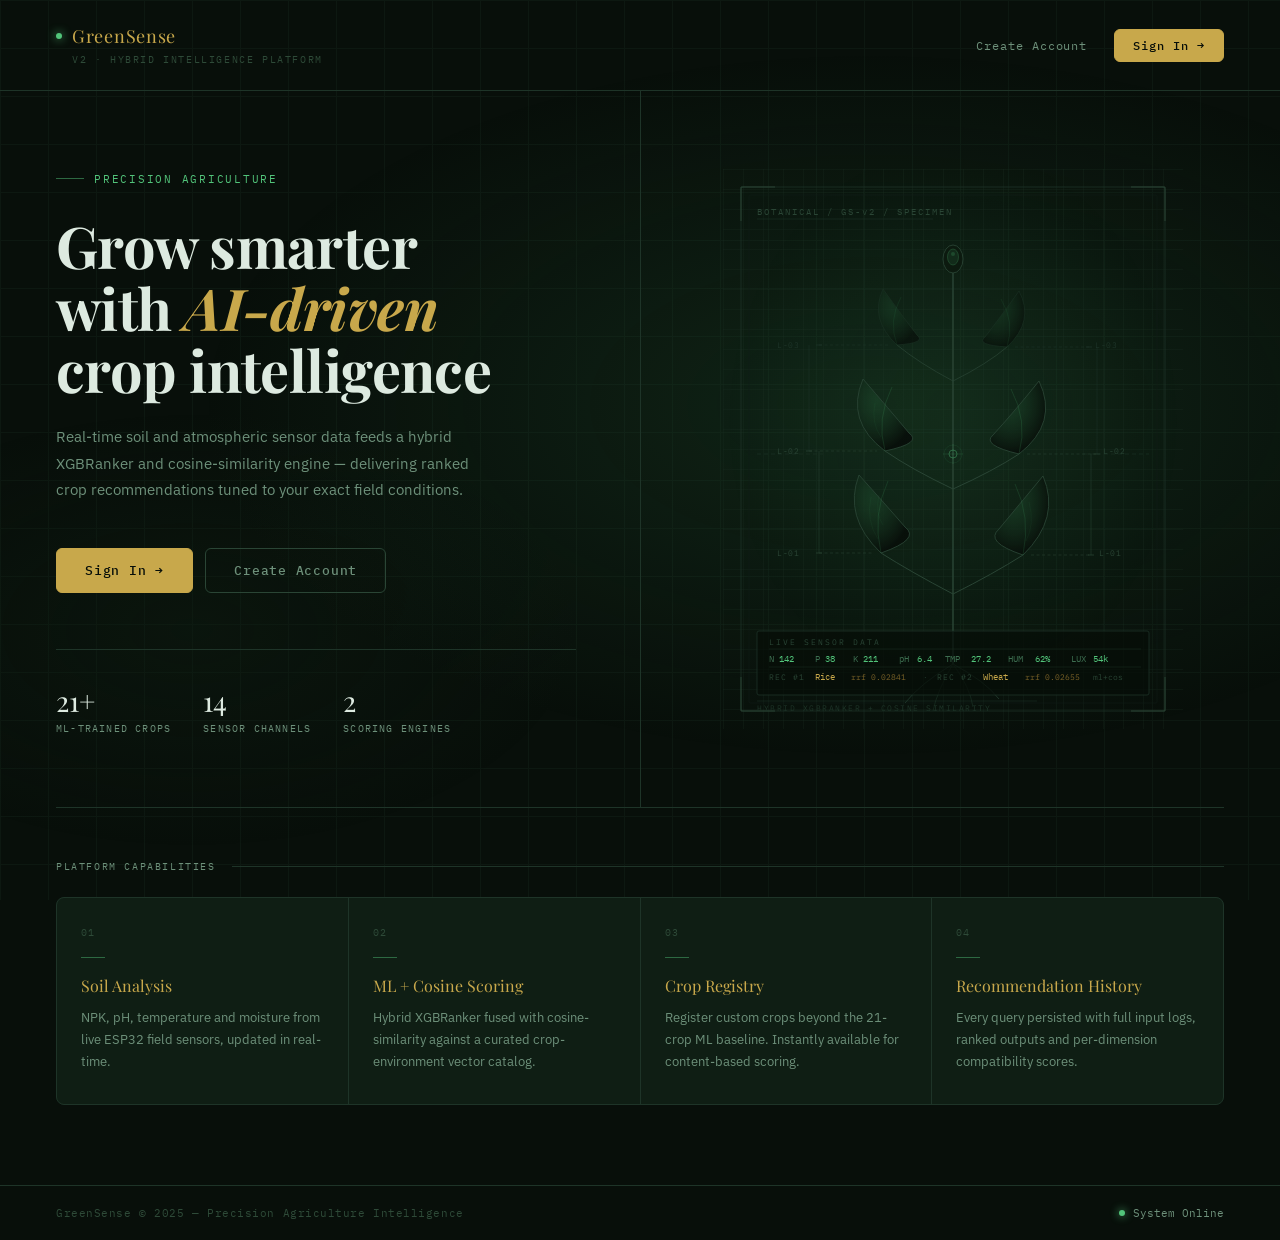
<file: templates/landing.html>
<!doctype html>
<html lang="en">
  <head>
    <meta charset="UTF-8" />
    <meta name="viewport" content="width=device-width, initial-scale=1" />
    <title>GreenSense — Crop Intelligence</title>
    <link
      href="https://fonts.googleapis.com/css2?family=Playfair+Display:ital,wght@0,400;0,600;0,700;1,400;1,600&family=IBM+Plex+Mono:wght@300;400;500&family=IBM+Plex+Sans:wght@300;400;500&display=swap"
      rel="stylesheet"
    />
    <style>
      /* ─── TOKENS ─────────────────────────────────────────────── */
      :root {
        --bg: #080f0a;
        --bg-2: #0c1a11;
        --surface: #0f1e14;
        --surface-2: #162819;
        --border: #1e3428;
        --border-2: #2a4535;
        --accent: #c8a84b;
        --accent-dim: #7a6228;
        --green: #52c47a;
        --green-dim: #1e4a2d;
        --text: #ddeae0;
        --text-muted: #6d907a;
        --text-dim: #2e4a38;
        --mono: "IBM Plex Mono", monospace;
        --sans: "IBM Plex Sans", sans-serif;
        --serif: "Playfair Display", serif;
        --radius: 6px;
      }

      /* ─── RESET ──────────────────────────────────────────────── */
      *,
      *::before,
      *::after {
        box-sizing: border-box;
        margin: 0;
        padding: 0;
      }
      html {
        scroll-behavior: smooth;
      }
      body {
        background: var(--bg);
        color: var(--text);
        font-family: var(--sans);
        min-height: 100vh;
        overflow-x: hidden;
      }

      /* ─── BACKGROUND ─────────────────────────────────────────── */
      .bg-grid {
        position: fixed;
        inset: 0;
        z-index: 0;
        pointer-events: none;
        background-image:
          linear-gradient(var(--border) 1px, transparent 1px),
          linear-gradient(90deg, var(--border) 1px, transparent 1px);
        background-size: 48px 48px;
        opacity: 0.25;
      }
      .bg-glow {
        position: fixed;
        inset: 0;
        z-index: 0;
        pointer-events: none;
        background:
          radial-gradient(
            ellipse 80% 60% at 68% 45%,
            rgba(30, 74, 45, 0.35) 0%,
            transparent 65%
          ),
          radial-gradient(
            ellipse 50% 40% at 15% 70%,
            rgba(14, 30, 18, 0.4) 0%,
            transparent 60%
          );
      }

      /* ─── PAGE LAYOUT ────────────────────────────────────────── */
      .page {
        position: relative;
        z-index: 1;
        min-height: 100vh;
        display: grid;
        grid-template-rows: auto 1fr auto;
      }

      /* ─── HEADER ─────────────────────────────────────────────── */
      .site-header {
        display: flex;
        align-items: center;
        justify-content: space-between;
        padding: 24px 56px;
        border-bottom: 1px solid var(--border);
      }
      .header-brand {
        display: flex;
        flex-direction: column;
        gap: 5px;
      }
      .header-logo {
        font-family: var(--serif);
        font-size: 18px;
        color: var(--accent);
        letter-spacing: 0.04em;
        display: flex;
        align-items: center;
        gap: 10px;
      }
      .logo-dot {
        width: 6px;
        height: 6px;
        background: var(--green);
        border-radius: 50%;
        box-shadow: 0 0 10px var(--green);
        flex-shrink: 0;
      }
      .header-tagline {
        font-family: var(--mono);
        font-size: 10px;
        color: var(--text-dim);
        letter-spacing: 0.16em;
        text-transform: uppercase;
        padding-left: 16px;
      }
      .header-nav {
        display: flex;
        align-items: center;
        gap: 8px;
      }
      .nav-link {
        font-family: var(--mono);
        font-size: 12px;
        letter-spacing: 0.08em;
        color: var(--text-muted);
        text-decoration: none;
        padding: 8px 18px;
        border-radius: var(--radius);
        border: 1px solid transparent;
        transition: all 0.18s;
      }
      .nav-link:hover {
        color: var(--text);
        border-color: var(--border-2);
        background: var(--surface-2);
      }
      .nav-link.primary {
        color: #060d08;
        background: var(--accent);
        border-color: var(--accent);
        font-weight: 500;
      }
      .nav-link.primary:hover {
        background: #d9b85a;
        transform: translateY(-1px);
        box-shadow: 0 4px 20px rgba(200, 168, 75, 0.3);
      }

      /* ─── HERO ───────────────────────────────────────────────── */
      .hero {
        display: grid;
        grid-template-columns: 1fr 1fr;
        align-items: center;
      }
      .hero-left {
        padding: 72px 64px 72px 56px;
      }
      .hero-right {
        display: flex;
        align-items: center;
        justify-content: center;
        padding: 40px 56px 40px 40px;
        border-left: 1px solid var(--border);
        height: 100%;
      }

      .eyebrow {
        display: inline-flex;
        align-items: center;
        gap: 10px;
        font-family: var(--mono);
        font-size: 11px;
        letter-spacing: 0.16em;
        text-transform: uppercase;
        color: var(--green);
        margin-bottom: 28px;
      }
      .eyebrow-line {
        width: 28px;
        height: 1px;
        background: var(--green);
        opacity: 0.5;
      }

      .headline {
        font-family: var(--serif);
        font-size: clamp(40px, 4.5vw, 64px);
        line-height: 1.08;
        letter-spacing: -0.01em;
        color: var(--text);
        margin-bottom: 24px;
      }
      .headline em {
        font-style: italic;
        color: var(--accent);
      }
      .hero-desc {
        font-size: 15px;
        line-height: 1.78;
        color: var(--text-muted);
        max-width: 440px;
        margin-bottom: 44px;
      }

      /* ─── CTA ────────────────────────────────────────────────── */
      .cta-group {
        display: flex;
        align-items: center;
        gap: 12px;
        flex-wrap: wrap;
        margin-bottom: 56px;
      }
      .btn {
        display: inline-flex;
        align-items: center;
        gap: 9px;
        padding: 13px 28px;
        border-radius: var(--radius);
        font-family: var(--mono);
        font-size: 13px;
        font-weight: 500;
        letter-spacing: 0.06em;
        cursor: pointer;
        text-decoration: none;
        transition: all 0.2s;
        border: 1px solid transparent;
      }
      .btn-primary {
        background: var(--accent);
        color: #060d08;
        border-color: var(--accent);
      }
      .btn-primary:hover {
        background: #d9b85a;
        transform: translateY(-2px);
        box-shadow: 0 8px 32px rgba(200, 168, 75, 0.28);
      }
      .btn-primary .arrow {
        transition: transform 0.18s;
      }
      .btn-primary:hover .arrow {
        transform: translateX(4px);
      }
      .btn-ghost {
        background: transparent;
        color: var(--text-muted);
        border-color: var(--border-2);
      }
      .btn-ghost:hover {
        color: var(--text);
        background: var(--surface-2);
        border-color: var(--text-dim);
      }

      /* ─── STATS ──────────────────────────────────────────────── */
      .stats-row {
        display: flex;
        gap: 32px;
        padding-top: 32px;
        border-top: 1px solid var(--border);
      }
      .stat-num {
        font-family: var(--serif);
        font-size: 28px;
        color: var(--text);
        margin-bottom: 3px;
      }
      .stat-label {
        font-family: var(--mono);
        font-size: 10px;
        text-transform: uppercase;
        letter-spacing: 0.12em;
        color: var(--text-muted);
      }

      /* ─── ILLUSTRATION ───────────────────────────────────────── */
      .illustration {
        width: 100%;
        max-width: 460px;
      }

      /* ─── FEATURES ───────────────────────────────────────────── */
      .features-section {
        padding: 0 56px 80px;
      }
      .features-header {
        display: flex;
        align-items: center;
        gap: 16px;
        padding-top: 52px;
        margin-bottom: 24px;
        border-top: 1px solid var(--border);
      }
      .features-label {
        font-family: var(--mono);
        font-size: 10px;
        letter-spacing: 0.16em;
        text-transform: uppercase;
        color: var(--text-muted);
        white-space: nowrap;
      }
      .features-rule {
        flex: 1;
        height: 1px;
        background: var(--border);
      }
      .features-grid {
        display: grid;
        grid-template-columns: repeat(4, 1fr);
        gap: 1px;
        background: var(--border);
        border: 1px solid var(--border);
        border-radius: 8px;
        overflow: hidden;
      }
      .feature {
        background: var(--surface);
        padding: 28px 24px 32px;
        transition: background 0.18s;
      }
      .feature:hover {
        background: var(--surface-2);
      }
      .feature-num {
        font-family: var(--mono);
        font-size: 10px;
        letter-spacing: 0.1em;
        color: var(--text-dim);
        margin-bottom: 18px;
      }
      .feature-bar {
        width: 24px;
        height: 1px;
        background: var(--green);
        opacity: 0.45;
        margin-bottom: 18px;
        transition:
          width 0.3s,
          opacity 0.3s;
      }
      .feature:hover .feature-bar {
        width: 40px;
        opacity: 0.85;
      }
      .feature-title {
        font-family: var(--serif);
        font-size: 16px;
        color: var(--accent);
        margin-bottom: 10px;
        line-height: 1.3;
      }
      .feature-desc {
        font-size: 13px;
        color: var(--text-muted);
        line-height: 1.68;
      }

      /* ─── FOOTER ─────────────────────────────────────────────── */
      .site-footer {
        padding: 20px 56px;
        border-top: 1px solid var(--border);
        display: flex;
        align-items: center;
        justify-content: space-between;
      }
      .footer-copy {
        font-family: var(--mono);
        font-size: 11px;
        color: var(--text-dim);
        letter-spacing: 0.05em;
      }
      .footer-status {
        display: flex;
        align-items: center;
        gap: 8px;
        font-family: var(--mono);
        font-size: 11px;
        color: var(--text-muted);
      }
      .status-dot {
        width: 6px;
        height: 6px;
        border-radius: 50%;
        background: var(--green);
        box-shadow: 0 0 8px var(--green);
        animation: pulse 2.4s ease-in-out infinite;
      }
      @keyframes pulse {
        0%,
        100% {
          opacity: 1;
        }
        50% {
          opacity: 0.35;
        }
      }

      /* ─── ANIMATIONS ─────────────────────────────────────────── */
      .anim {
        opacity: 0;
        transform: translateY(16px);
        animation: fadeUp 0.65s ease forwards;
      }
      @keyframes fadeUp {
        to {
          opacity: 1;
          transform: translateY(0);
        }
      }
      .d1 {
        animation-delay: 0.08s;
      }
      .d2 {
        animation-delay: 0.2s;
      }
      .d3 {
        animation-delay: 0.32s;
      }
      .d4 {
        animation-delay: 0.44s;
      }
      .d5 {
        animation-delay: 0.56s;
      }
      .d6 {
        animation-delay: 0.68s;
      }

      .anim-right {
        opacity: 0;
        transform: translateX(20px);
        animation: fadeRight 0.85s ease forwards;
        animation-delay: 0.28s;
      }
      @keyframes fadeRight {
        to {
          opacity: 1;
          transform: translateX(0);
        }
      }

      /* ─── RESPONSIVE ─────────────────────────────────────────── */
      @media (max-width: 960px) {
        .site-header {
          padding: 20px 28px;
        }
        .header-tagline {
          display: none;
        }
        .hero {
          grid-template-columns: 1fr;
        }
        .hero-left {
          padding: 56px 28px 40px;
        }
        .hero-right {
          display: none;
        }
        .features-section {
          padding: 0 28px 56px;
        }
        .features-grid {
          grid-template-columns: 1fr 1fr;
        }
        .site-footer {
          padding: 20px 28px;
        }
      }
      @media (max-width: 560px) {
        .headline {
          font-size: 34px;
        }
        .features-grid {
          grid-template-columns: 1fr;
        }
        .stats-row {
          gap: 20px;
        }
      }
    </style>
  </head>
  <body>
    <div class="bg-grid"></div>
    <div class="bg-glow"></div>

    <div class="page">
      <!-- HEADER -->
      <header class="site-header anim d1">
        <div class="header-brand">
          <div class="header-logo">
            <span class="logo-dot"></span>
            GreenSense
          </div>
          <div class="header-tagline">
            v2 &middot; Hybrid Intelligence Platform
          </div>
        </div>
        <nav class="header-nav">
          <a href="/register" class="nav-link">Create Account</a>
          <a href="/login" class="nav-link primary">Sign In &rarr;</a>
        </nav>
      </header>

      <!-- HERO -->
      <section class="hero">
        <div class="hero-left">
          <div class="eyebrow anim d2">
            <span class="eyebrow-line"></span>
            Precision Agriculture
          </div>

          <h1 class="headline anim d3">
            Grow smarter<br />with <em>AI-driven</em><br />crop intelligence
          </h1>

          <p class="hero-desc anim d4">
            Real-time soil and atmospheric sensor data feeds a hybrid XGBRanker
            and cosine-similarity engine — delivering ranked crop
            recommendations tuned to your exact field conditions.
          </p>

          <div class="cta-group anim d5">
            <a href="/login" class="btn btn-primary">
              Sign In <span class="arrow">&rarr;</span>
            </a>
            <a href="/register" class="btn btn-ghost"> Create Account </a>
          </div>

          <div class="stats-row anim d6">
            <div>
              <div class="stat-num">21+</div>
              <div class="stat-label">ML-trained crops</div>
            </div>
            <div>
              <div class="stat-num">14</div>
              <div class="stat-label">Sensor channels</div>
            </div>
            <div>
              <div class="stat-num">2</div>
              <div class="stat-label">Scoring engines</div>
            </div>
          </div>
        </div>

        <!-- BOTANICAL SVG -->
        <div class="hero-right anim-right">
          <svg
            class="illustration"
            viewBox="0 0 460 560"
            fill="none"
            xmlns="http://www.w3.org/2000/svg"
          >
            <defs>
              <pattern
                id="micro"
                x="0"
                y="0"
                width="20"
                height="20"
                patternUnits="userSpaceOnUse"
              >
                <path
                  d="M 20 0 L 0 0 0 20"
                  fill="none"
                  stroke="#1a2e22"
                  stroke-width="0.5"
                />
              </pattern>
              <radialGradient id="glow-c" cx="50%" cy="45%" r="50%">
                <stop offset="0%" stop-color="#52c47a" stop-opacity="0.07" />
                <stop offset="100%" stop-color="#52c47a" stop-opacity="0" />
              </radialGradient>
              <radialGradient id="leaf-g" cx="35%" cy="30%" r="70%">
                <stop offset="0%" stop-color="#1e4a2d" stop-opacity="0.55" />
                <stop offset="100%" stop-color="#080f0a" stop-opacity="0.95" />
              </radialGradient>
            </defs>

            <!-- BG -->
            <rect width="460" height="560" fill="url(#micro)" />
            <rect width="460" height="560" fill="url(#glow-c)" />

            <!-- Outer frame -->
            <rect
              x="18"
              y="18"
              width="424"
              height="524"
              rx="2"
              stroke="#1e3428"
              stroke-width="0.75"
              fill="none"
            />
            <rect
              x="26"
              y="26"
              width="408"
              height="508"
              rx="1"
              stroke="#131f18"
              stroke-width="0.5"
              fill="none"
            />

            <!-- Corner brackets -->
            <path
              d="M18 52 L18 18 L52 18"
              stroke="#2a4535"
              stroke-width="1"
              fill="none"
            />
            <path
              d="M408 18 L442 18 L442 52"
              stroke="#2a4535"
              stroke-width="1"
              fill="none"
            />
            <path
              d="M18 508 L18 542 L52 542"
              stroke="#2a4535"
              stroke-width="1"
              fill="none"
            />
            <path
              d="M408 542 L442 542 L442 508"
              stroke="#2a4535"
              stroke-width="1"
              fill="none"
            />

            <!-- Header label -->
            <text
              x="34"
              y="46"
              font-family="IBM Plex Mono"
              font-size="8.5"
              fill="#2a4535"
              letter-spacing="2"
            >
              BOTANICAL / GS-v2 / SPECIMEN
            </text>
            <line
              x1="34"
              y1="50"
              x2="210"
              y2="50"
              stroke="#1e3428"
              stroke-width="0.5"
            />

            <!-- Main stem -->
            <line
              x1="230"
              y1="495"
              x2="230"
              y2="98"
              stroke="#2a4535"
              stroke-width="1.5"
            />

            <!-- Root system -->
            <path
              d="M230 495 Q198 514 182 534"
              stroke="#1e3428"
              stroke-width="1"
              fill="none"
            />
            <path
              d="M230 495 Q262 512 276 530"
              stroke="#1e3428"
              stroke-width="1"
              fill="none"
            />
            <path
              d="M230 495 Q214 522 210 542"
              stroke="#1e3428"
              stroke-width="0.6"
              fill="none"
            />
            <path
              d="M230 495 Q247 518 250 538"
              stroke="#1e3428"
              stroke-width="0.6"
              fill="none"
            />

            <!-- Branch lower-left -->
            <path
              d="M230 425 Q188 403 158 384"
              stroke="#2a4535"
              stroke-width="1"
              fill="none"
            />
            <path
              d="M158 384 Q120 348 136 306 Q163 336 182 358 Q198 370 158 384Z"
              fill="url(#leaf-g)"
              stroke="#2a4535"
              stroke-width="0.9"
            />
            <!-- midrib + veins -->
            <path
              d="M158 384 Q149 346 165 312"
              stroke="#52c47a"
              stroke-width="0.5"
              opacity="0.28"
              fill="none"
            />
            <path
              d="M155 370 Q143 352 148 328"
              stroke="#52c47a"
              stroke-width="0.3"
              opacity="0.18"
              fill="none"
            />
            <path
              d="M160 356 Q152 344 156 326"
              stroke="#52c47a"
              stroke-width="0.3"
              opacity="0.18"
              fill="none"
            />

            <!-- Branch lower-right -->
            <path
              d="M230 425 Q270 405 300 386"
              stroke="#2a4535"
              stroke-width="1"
              fill="none"
            />
            <path
              d="M300 386 Q338 349 320 307 Q295 337 276 360 Q261 373 300 386Z"
              fill="url(#leaf-g)"
              stroke="#2a4535"
              stroke-width="0.9"
            />
            <path
              d="M300 386 Q308 348 292 315"
              stroke="#52c47a"
              stroke-width="0.5"
              opacity="0.28"
              fill="none"
            />
            <path
              d="M303 372 Q312 355 306 333"
              stroke="#52c47a"
              stroke-width="0.3"
              opacity="0.18"
              fill="none"
            />

            <!-- Branch mid-left -->
            <path
              d="M230 320 Q188 300 162 282"
              stroke="#2a4535"
              stroke-width="1"
              fill="none"
            />
            <path
              d="M162 282 Q122 252 140 210 Q166 240 186 264 Q200 274 162 282Z"
              fill="url(#leaf-g)"
              stroke="#2a4535"
              stroke-width="0.9"
            />
            <path
              d="M162 282 Q153 250 169 218"
              stroke="#52c47a"
              stroke-width="0.5"
              opacity="0.3"
              fill="none"
            />
            <path
              d="M158 268 Q148 254 152 234"
              stroke="#52c47a"
              stroke-width="0.3"
              opacity="0.18"
              fill="none"
            />

            <!-- Branch mid-right -->
            <path
              d="M230 320 Q270 302 296 285"
              stroke="#2a4535"
              stroke-width="1"
              fill="none"
            />
            <path
              d="M296 285 Q336 254 316 212 Q291 243 270 266 Q258 276 296 285Z"
              fill="url(#leaf-g)"
              stroke="#2a4535"
              stroke-width="0.9"
            />
            <path
              d="M296 285 Q305 252 288 220"
              stroke="#52c47a"
              stroke-width="0.5"
              opacity="0.3"
              fill="none"
            />

            <!-- Branch upper-left (smaller) -->
            <path
              d="M230 212 Q196 194 174 176"
              stroke="#2a4535"
              stroke-width="0.75"
              fill="none"
            />
            <path
              d="M174 176 Q146 150 160 120 Q180 148 194 166 Q204 174 174 176Z"
              fill="url(#leaf-g)"
              stroke="#1e3428"
              stroke-width="0.7"
              opacity="0.75"
            />
            <path
              d="M174 176 Q165 152 178 128"
              stroke="#52c47a"
              stroke-width="0.4"
              opacity="0.2"
              fill="none"
            />

            <!-- Branch upper-right (smaller) -->
            <path
              d="M230 212 Q264 195 284 178"
              stroke="#2a4535"
              stroke-width="0.75"
              fill="none"
            />
            <path
              d="M284 178 Q312 152 296 122 Q276 150 262 168 Q252 176 284 178Z"
              fill="url(#leaf-g)"
              stroke="#1e3428"
              stroke-width="0.7"
              opacity="0.75"
            />
            <path
              d="M284 178 Q292 153 278 130"
              stroke="#52c47a"
              stroke-width="0.4"
              opacity="0.2"
              fill="none"
            />

            <!-- Terminal bud -->
            <ellipse
              cx="230"
              cy="90"
              rx="10"
              ry="14"
              fill="#0c1a0f"
              stroke="#2a4535"
              stroke-width="0.9"
            />
            <ellipse
              cx="230"
              cy="88"
              rx="5.5"
              ry="8"
              fill="#1a4028"
              stroke="#52c47a"
              stroke-width="0.5"
              opacity="0.45"
            />
            <circle cx="230" cy="85" r="2" fill="#52c47a" opacity="0.2" />

            <!-- Centre crosshair -->
            <circle
              cx="230"
              cy="285"
              r="4"
              fill="none"
              stroke="#52c47a"
              stroke-width="0.75"
              opacity="0.5"
            />
            <circle
              cx="230"
              cy="285"
              r="9"
              fill="none"
              stroke="#52c47a"
              stroke-width="0.35"
              opacity="0.25"
            />
            <line
              x1="220"
              y1="285"
              x2="240"
              y2="285"
              stroke="#52c47a"
              stroke-width="0.5"
              opacity="0.3"
            />
            <line
              x1="230"
              y1="275"
              x2="230"
              y2="295"
              stroke="#52c47a"
              stroke-width="0.5"
              opacity="0.3"
            />

            <!-- Measurement lines LEFT -->
            <line
              x1="96"
              y1="384"
              x2="150"
              y2="384"
              stroke="#2a4535"
              stroke-width="0.5"
              stroke-dasharray="3 2.5"
            />
            <line
              x1="86"
              y1="282"
              x2="154"
              y2="282"
              stroke="#2a4535"
              stroke-width="0.5"
              stroke-dasharray="3 2.5"
            />
            <line
              x1="96"
              y1="176"
              x2="166"
              y2="176"
              stroke="#1e3428"
              stroke-width="0.5"
              stroke-dasharray="3 2.5"
            />
            <line
              x1="96"
              y1="384"
              x2="96"
              y2="282"
              stroke="#2a4535"
              stroke-width="0.5"
            />
            <line
              x1="86"
              y1="282"
              x2="86"
              y2="176"
              stroke="#1e3428"
              stroke-width="0.5"
            />
            <line
              x1="93"
              y1="384"
              x2="99"
              y2="384"
              stroke="#2a4535"
              stroke-width="0.75"
            />
            <line
              x1="83"
              y1="282"
              x2="89"
              y2="282"
              stroke="#2a4535"
              stroke-width="0.75"
            />
            <line
              x1="93"
              y1="176"
              x2="99"
              y2="176"
              stroke="#1e3428"
              stroke-width="0.75"
            />
            <text
              x="54"
              y="387"
              font-family="IBM Plex Mono"
              font-size="8"
              fill="#2a4535"
              letter-spacing="0.5"
            >
              L-01
            </text>
            <text
              x="54"
              y="285"
              font-family="IBM Plex Mono"
              font-size="8"
              fill="#2a4535"
              letter-spacing="0.5"
            >
              L-02
            </text>
            <text
              x="54"
              y="179"
              font-family="IBM Plex Mono"
              font-size="8"
              fill="#1e3428"
              letter-spacing="0.5"
            >
              L-03
            </text>

            <!-- Measurement lines RIGHT -->
            <line
              x1="308"
              y1="386"
              x2="368"
              y2="386"
              stroke="#2a4535"
              stroke-width="0.5"
              stroke-dasharray="3 2.5"
            />
            <line
              x1="304"
              y1="285"
              x2="374"
              y2="285"
              stroke="#2a4535"
              stroke-width="0.5"
              stroke-dasharray="3 2.5"
            />
            <line
              x1="292"
              y1="178"
              x2="366"
              y2="178"
              stroke="#1e3428"
              stroke-width="0.5"
              stroke-dasharray="3 2.5"
            />
            <line
              x1="368"
              y1="386"
              x2="368"
              y2="285"
              stroke="#2a4535"
              stroke-width="0.5"
            />
            <line
              x1="374"
              y1="285"
              x2="374"
              y2="178"
              stroke="#1e3428"
              stroke-width="0.5"
            />
            <line
              x1="365"
              y1="386"
              x2="371"
              y2="386"
              stroke="#2a4535"
              stroke-width="0.75"
            />
            <line
              x1="371"
              y1="285"
              x2="377"
              y2="285"
              stroke="#2a4535"
              stroke-width="0.75"
            />
            <line
              x1="363"
              y1="178"
              x2="369"
              y2="178"
              stroke="#1e3428"
              stroke-width="0.75"
            />
            <text
              x="376"
              y="387"
              font-family="IBM Plex Mono"
              font-size="8"
              fill="#2a4535"
              letter-spacing="0.5"
            >
              L-01
            </text>
            <text
              x="380"
              y="285"
              font-family="IBM Plex Mono"
              font-size="8"
              fill="#2a4535"
              letter-spacing="0.5"
            >
              L-02
            </text>
            <text
              x="372"
              y="179"
              font-family="IBM Plex Mono"
              font-size="8"
              fill="#1e3428"
              letter-spacing="0.5"
            >
              L-03
            </text>

            <!-- Horizontal axis line -->
            <line
              x1="34"
              y1="285"
              x2="100"
              y2="285"
              stroke="#1e3428"
              stroke-width="0.5"
              stroke-dasharray="4 3"
            />
            <line
              x1="360"
              y1="285"
              x2="426"
              y2="285"
              stroke="#1e3428"
              stroke-width="0.5"
              stroke-dasharray="4 3"
            />

            <!-- Sensor readout panel -->
            <rect
              x="34"
              y="462"
              width="392"
              height="64"
              rx="2"
              fill="#060d08"
              opacity="0.7"
            />
            <rect
              x="34"
              y="462"
              width="392"
              height="64"
              rx="2"
              stroke="#1e3428"
              stroke-width="0.75"
              fill="none"
            />
            <text
              x="46"
              y="476"
              font-family="IBM Plex Mono"
              font-size="8"
              fill="#2a4535"
              letter-spacing="2"
            >
              LIVE SENSOR DATA
            </text>
            <line
              x1="46"
              y1="480"
              x2="418"
              y2="480"
              stroke="#1a2e22"
              stroke-width="0.5"
            />
            <!-- Field values -->
            <text
              x="46"
              y="493"
              font-family="IBM Plex Mono"
              font-size="8.5"
              fill="#3d6e50"
            >
              N
            </text>
            <text
              x="56"
              y="493"
              font-family="IBM Plex Mono"
              font-size="8.5"
              fill="#52c47a"
            >
              142
            </text>
            <text
              x="92"
              y="493"
              font-family="IBM Plex Mono"
              font-size="8.5"
              fill="#3d6e50"
            >
              P
            </text>
            <text
              x="102"
              y="493"
              font-family="IBM Plex Mono"
              font-size="8.5"
              fill="#52c47a"
            >
              38
            </text>
            <text
              x="130"
              y="493"
              font-family="IBM Plex Mono"
              font-size="8.5"
              fill="#3d6e50"
            >
              K
            </text>
            <text
              x="140"
              y="493"
              font-family="IBM Plex Mono"
              font-size="8.5"
              fill="#52c47a"
            >
              211
            </text>
            <text
              x="176"
              y="493"
              font-family="IBM Plex Mono"
              font-size="8.5"
              fill="#3d6e50"
            >
              pH
            </text>
            <text
              x="194"
              y="493"
              font-family="IBM Plex Mono"
              font-size="8.5"
              fill="#52c47a"
            >
              6.4
            </text>
            <text
              x="222"
              y="493"
              font-family="IBM Plex Mono"
              font-size="8.5"
              fill="#3d6e50"
            >
              TMP
            </text>
            <text
              x="248"
              y="493"
              font-family="IBM Plex Mono"
              font-size="8.5"
              fill="#52c47a"
            >
              27.2
            </text>
            <text
              x="285"
              y="493"
              font-family="IBM Plex Mono"
              font-size="8.5"
              fill="#3d6e50"
            >
              HUM
            </text>
            <text
              x="312"
              y="493"
              font-family="IBM Plex Mono"
              font-size="8.5"
              fill="#52c47a"
            >
              62%
            </text>
            <text
              x="348"
              y="493"
              font-family="IBM Plex Mono"
              font-size="8.5"
              fill="#3d6e50"
            >
              LUX
            </text>
            <text
              x="370"
              y="493"
              font-family="IBM Plex Mono"
              font-size="8.5"
              fill="#52c47a"
            >
              54k
            </text>
            <!-- Output rec -->
            <line
              x1="46"
              y1="498"
              x2="418"
              y2="498"
              stroke="#1a2e22"
              stroke-width="0.5"
            />
            <text
              x="46"
              y="511"
              font-family="IBM Plex Mono"
              font-size="8"
              fill="#2a4535"
              letter-spacing="1"
            >
              REC #1
            </text>
            <text
              x="92"
              y="511"
              font-family="IBM Plex Mono"
              font-size="8.5"
              fill="#c8a84b"
            >
              Rice
            </text>
            <text
              x="128"
              y="511"
              font-family="IBM Plex Mono"
              font-size="7.5"
              fill="#7a6228"
            >
              rrf 0.02841
            </text>
            <text
              x="200"
              y="511"
              font-family="IBM Plex Mono"
              font-size="8"
              fill="#1e3428"
            >
              &middot;
            </text>
            <text
              x="214"
              y="511"
              font-family="IBM Plex Mono"
              font-size="8"
              fill="#2a4535"
              letter-spacing="1"
            >
              REC #2
            </text>
            <text
              x="260"
              y="511"
              font-family="IBM Plex Mono"
              font-size="8.5"
              fill="#c8a84b"
            >
              Wheat
            </text>
            <text
              x="302"
              y="511"
              font-family="IBM Plex Mono"
              font-size="7.5"
              fill="#7a6228"
            >
              rrf 0.02655
            </text>
            <text
              x="370"
              y="511"
              font-family="IBM Plex Mono"
              font-size="7.5"
              fill="#2a4535"
            >
              ml+cos
            </text>

            <!-- Bottom label -->
            <line
              x1="34"
              y1="532"
              x2="314"
              y2="532"
              stroke="#1e3428"
              stroke-width="0.5"
            />
            <text
              x="34"
              y="542"
              font-family="IBM Plex Mono"
              font-size="8"
              fill="#1e3428"
              letter-spacing="1.5"
            >
              HYBRID XGBRANKER + COSINE SIMILARITY
            </text>
          </svg>
        </div>
      </section>

      <!-- FEATURES -->
      <section class="features-section">
        <div class="features-header">
          <span class="features-label">Platform Capabilities</span>
          <div class="features-rule"></div>
        </div>
        <div class="features-grid">
          <div class="feature anim d2">
            <div class="feature-num">01</div>
            <div class="feature-bar"></div>
            <div class="feature-title">Soil Analysis</div>
            <div class="feature-desc">
              NPK, pH, temperature and moisture from live ESP32 field sensors,
              updated in real-time.
            </div>
          </div>
          <div class="feature anim d3">
            <div class="feature-num">02</div>
            <div class="feature-bar"></div>
            <div class="feature-title">ML + Cosine Scoring</div>
            <div class="feature-desc">
              Hybrid XGBRanker fused with cosine-similarity against a curated
              crop-environment vector catalog.
            </div>
          </div>
          <div class="feature anim d4">
            <div class="feature-num">03</div>
            <div class="feature-bar"></div>
            <div class="feature-title">Crop Registry</div>
            <div class="feature-desc">
              Register custom crops beyond the 21-crop ML baseline. Instantly
              available for content-based scoring.
            </div>
          </div>
          <div class="feature anim d5">
            <div class="feature-num">04</div>
            <div class="feature-bar"></div>
            <div class="feature-title">Recommendation History</div>
            <div class="feature-desc">
              Every query persisted with full input logs, ranked outputs and
              per-dimension compatibility scores.
            </div>
          </div>
        </div>
      </section>

      <!-- FOOTER -->
      <footer class="site-footer">
        <span class="footer-copy"
          >GreenSense &copy; 2025 &mdash; Precision Agriculture
          Intelligence</span
        >
        <div class="footer-status">
          <span class="status-dot"></span>
          System Online
        </div>
      </footer>
    </div>
  </body>
</html>
</file>
